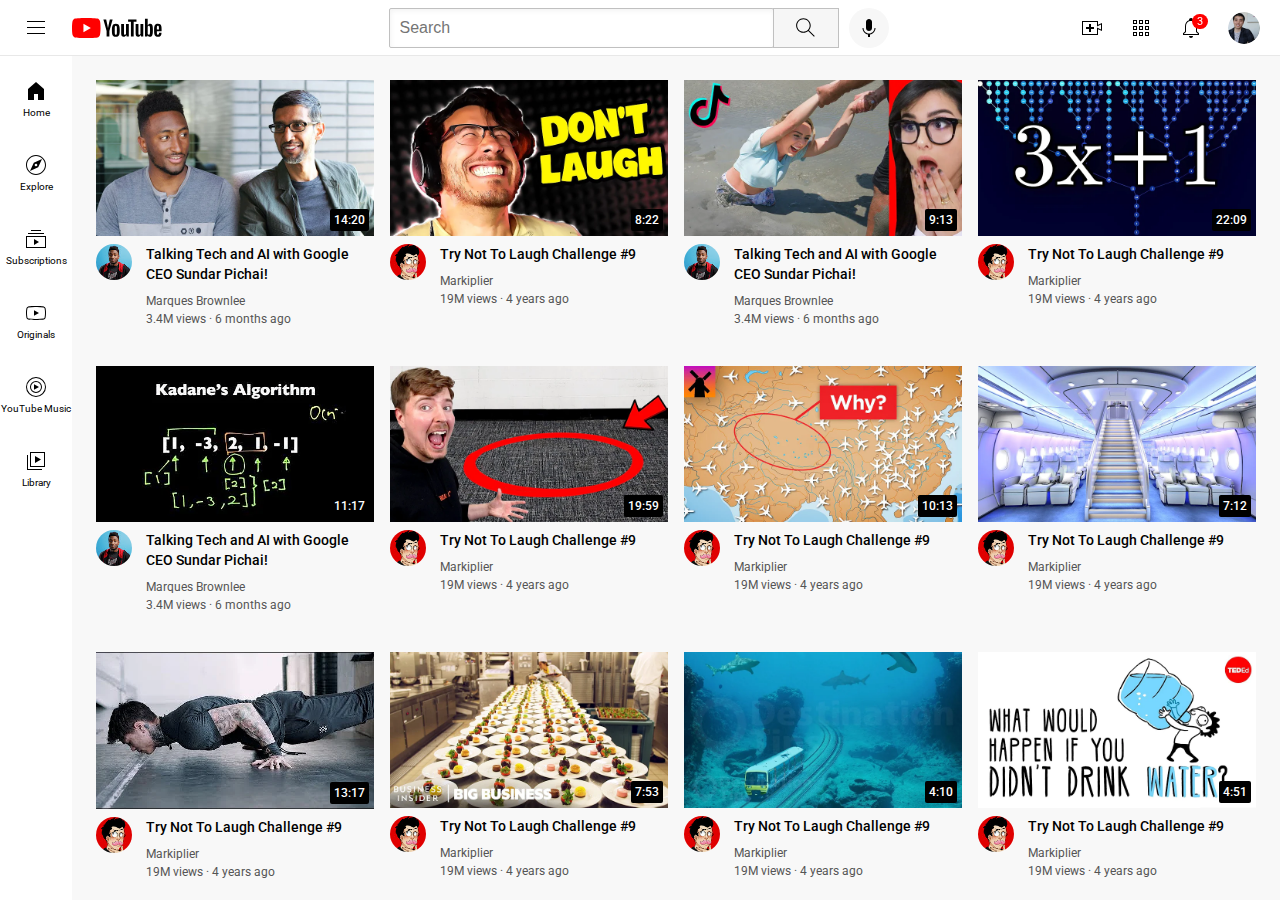
<file: index.html>
<!DOCTYPE html>
<html>

<head>
  <title>YouTube.com Clone</title>

  <link rel="preconnect" href="https://fonts.googleapis.com">
  <link rel="preconnect" href="https://fonts.gstatic.com" crossorigin>
  <link
    href="https://fonts.googleapis.com/css2?family=Geist+Mono:wght@100..900&family=Roboto:ital,wght@0,100;0,300;0,400;0,500;0,700;0,900;1,100;1,300;1,400;1,500;1,700;1,900&display=swap"
    rel="stylesheet">

  <link rel="stylesheet" href="styles/general.css">
  <link rel="stylesheet" href="styles/header.css">
  <link rel="stylesheet" href="styles/video.css">
  <link rel="stylesheet" href="styles/sidebar.css">
</head>

<body>
  <header class="header">
    <div class="left-section">
      <img class="hamburger-menu" src="icon/hamburger-menu.svg">
      <img class="youtube-logo" src="icon/youtube-logo.svg">
    </div>
    <div class="middle-section">
      <input class="search-bar" type="text" placeholder="Search">
      <button class="search-button">
        <img class="search-icon" src="icon/search.svg">
        <div class="tooltip">Search</div>
      </button>
      <!-- Put position absolute inside position relative -->
      <button class="voice-search-button">
        <img class="voice-search-icon" src="icon/voice-search-icon.svg">
        <div class="tooltip">Search with your voice</div>
      </button>
    </div>
    <div class="right-section">
      <div class="upload-icon-container">
        <img class="upload-icon" src="icon/upload.svg">
        <div class="tooltip">Create</div>
      </div>
      <div class="youtube-apps-icon-container">
        <img class="youtube-apps-icon" src="icon/youtube-apps.svg">
        <div class="tooltip">Apps</div>
      </div>
      <div class="notifications-icon-container">
        <img class="notifications-icon" src="icon/notifications.svg">
        <div class="notifications-count">3</div>
        <div class="tooltip">Notifications</div>
      </div>
      <div class="current-user-picture-container">
        <img class="current-user-picture" src="channel-pictures/my-channel.jpeg">
        <div class="tooltip">Me</div>
      </div>
    </div>
  </header>

  <nav class="sidebar">
    <div class="sidebar-link">
      <img src="icon/home.svg">
      <div>Home</div>
    </div>
    <div class="sidebar-link">
      <img src="icon/explore.svg">
      <div>Explore</div>
    </div>
    <div class="sidebar-link">
      <img src="icon/subscriptions.svg">
      <div>Subscriptions</div>
    </div>
    <div class="sidebar-link">
      <img src="icon/originals.svg">
      <div>Originals</div>
    </div>
    <div class="sidebar-link">
      <img src="icon/youtube-music.svg">
      <div>YouTube Music</div>
    </div>
    <div class="sidebar-link">
      <img src="icon/library.svg">
      <div>Library</div>
    </div>
  </nav>

  <main>
    <section class="video-grid">
      <div class="video-preview">
        <div class="thumbnail-row">
          <img class="thumbnail" src="thumbnails/thumbnail-1.webp">
          <div class="video-time">14:20</div>
        </div>
        <div class="video-info-grid">
          <div class="channel-picture">
            <img class="profile-picture" src="channel-pictures/channel-1.jpeg">
          </div>
          <div class="video-info">
            <p class="video-title">Talking Tech and AI with Google CEO Sundar Pichai!</p>
            <p class="video-author">Marques Brownlee</p>
            <p class="video-stats">3.4M views &#183; 6 months ago</p>
          </div>
        </div>
      </div>

      <div class="video-preview">
        <div class="thumbnail-row">
          <img class="thumbnail" src="thumbnails/thumbnail-2.webp">
          <div class="video-time">8:22</div>
        </div>
        <div class="video-info-grid">
          <div class="channel-picture">
            <img class="profile-picture" src="channel-pictures/channel-2.jpeg">
          </div>
          <div class="video-info">
            <p class="video-title">Try Not To Laugh Challenge #9</p>
            <p class="video-author">Markiplier</p>
            <p class="video-stats">19M views &#183; 4 years ago</p>
          </div>
        </div>
      </div>

      <div class="video-preview">
        <div class="thumbnail-row">
          <img class="thumbnail" src="thumbnails/thumbnail-3.webp">
          <div class="video-time">9:13</div>
        </div>
        <div class="video-info-grid">
          <div class="channel-picture">
            <img class="profile-picture" src="channel-pictures/channel-1.jpeg">
          </div>
          <div class="video-info">
            <p class="video-title">Talking Tech and AI with Google CEO Sundar Pichai!</p>
            <p class="video-author">Marques Brownlee</p>
            <p class="video-stats">3.4M views &#183; 6 months ago</p>
          </div>
        </div>
      </div>

      <div class="video-preview">
        <div class="thumbnail-row">
          <img class="thumbnail" src="thumbnails/thumbnail-4.webp">
          <div class="video-time">22:09</div>
        </div>
        <div class="video-info-grid">
          <div class="channel-picture">
            <img class="profile-picture" src="channel-pictures/channel-2.jpeg">
          </div>
          <div class="video-info">
            <p class="video-title">Try Not To Laugh Challenge #9</p>
            <p class="video-author">Markiplier</p>
            <p class="video-stats">19M views &#183; 4 years ago</p>
          </div>
        </div>
      </div>

      <div class="video-preview">
        <div class="thumbnail-row">
          <img class="thumbnail" src="thumbnails/thumbnail-5.webp">
          <div class="video-time">11:17</div>
        </div>
        <div class="video-info-grid">
          <div class="channel-picture">
            <img class="profile-picture" src="channel-pictures/channel-1.jpeg">
          </div>
          <div class="video-info">
            <p class="video-title">Talking Tech and AI with Google CEO Sundar Pichai!</p>
            <p class="video-author">Marques Brownlee</p>
            <p class="video-stats">3.4M views &#183; 6 months ago</p>
          </div>
        </div>
      </div>

      <div class="video-preview">
        <div class="thumbnail-row">
          <img class="thumbnail" src="thumbnails/thumbnail-6.webp">
          <div class="video-time">19:59</div>
        </div>
        <div class="video-info-grid">
          <div class="channel-picture">
            <img class="profile-picture" src="channel-pictures/channel-2.jpeg">
          </div>
          <div class="video-info">
            <p class="video-title">Try Not To Laugh Challenge #9</p>
            <p class="video-author">Markiplier</p>
            <p class="video-stats">19M views &#183; 4 years ago</p>
          </div>
        </div>
      </div>

      <div class="video-preview">
        <div class="thumbnail-row">
          <img class="thumbnail" src="thumbnails/thumbnail-7.webp">
          <div class="video-time">10:13</div>
        </div>
        <div class="video-info-grid">
          <div class="channel-picture">
            <img class="profile-picture" src="channel-pictures/channel-2.jpeg">
          </div>
          <div class="video-info">
            <p class="video-title">Try Not To Laugh Challenge #9</p>
            <p class="video-author">Markiplier</p>
            <p class="video-stats">19M views &#183; 4 years ago</p>
          </div>
        </div>
      </div>

      <div class="video-preview">
        <div class="thumbnail-row">
          <img class="thumbnail" src="thumbnails/thumbnail-8.webp">
          <div class="video-time">7:12</div>
        </div>
        <div class="video-info-grid">
          <div class="channel-picture">
            <img class="profile-picture" src="channel-pictures/channel-2.jpeg">
          </div>
          <div class="video-info">
            <p class="video-title">Try Not To Laugh Challenge #9</p>
            <p class="video-author">Markiplier</p>
            <p class="video-stats">19M views &#183; 4 years ago</p>
          </div>
        </div>
      </div>

      <div class="video-preview">
        <div class="thumbnail-row">
          <img class="thumbnail" src="thumbnails/thumbnail-9.webp">
          <div class="video-time">13:17</div>
        </div>
        <div class="video-info-grid">
          <div class="channel-picture">
            <img class="profile-picture" src="channel-pictures/channel-2.jpeg">
          </div>
          <div class="video-info">
            <p class="video-title">Try Not To Laugh Challenge #9</p>
            <p class="video-author">Markiplier</p>
            <p class="video-stats">19M views &#183; 4 years ago</p>
          </div>
        </div>
      </div>

      <div class="video-preview">
        <div class="thumbnail-row">
          <img class="thumbnail" src="thumbnails/thumbnail-10.webp">
          <div class="video-time">7:53</div>
        </div>
        <div class="video-info-grid">
          <div class="channel-picture">
            <img class="profile-picture" src="channel-pictures/channel-2.jpeg">
          </div>
          <div class="video-info">
            <p class="video-title">Try Not To Laugh Challenge #9</p>
            <p class="video-author">Markiplier</p>
            <p class="video-stats">19M views &#183; 4 years ago</p>
          </div>
        </div>
      </div>

      <div class="video-preview">
        <div class="thumbnail-row">
          <img class="thumbnail" src="thumbnails/thumbnail-11.webp">
          <div class="video-time">4:10</div>
        </div>
        <div class="video-info-grid">
          <div class="channel-picture">
            <img class="profile-picture" src="channel-pictures/channel-2.jpeg">
          </div>
          <div class="video-info">
            <p class="video-title">Try Not To Laugh Challenge #9</p>
            <p class="video-author">Markiplier</p>
            <p class="video-stats">19M views &#183; 4 years ago</p>
          </div>
        </div>
      </div>

      <div class="video-preview">
        <div class="thumbnail-row">
          <img class="thumbnail" src="thumbnails/thumbnail-12.webp">
          <div class="video-time">4:51</div>
        </div>
        <div class="video-info-grid">
          <div class="channel-picture">
            <img class="profile-picture" src="channel-pictures/channel-2.jpeg">
          </div>
          <div class="video-info">
            <p class="video-title">Try Not To Laugh Challenge #9</p>
            <p class="video-author">Markiplier</p>
            <p class="video-stats">19M views &#183; 4 years ago</p>
          </div>
        </div>
      </div>
    </section>
  </main>
</body>
</html>
</file>
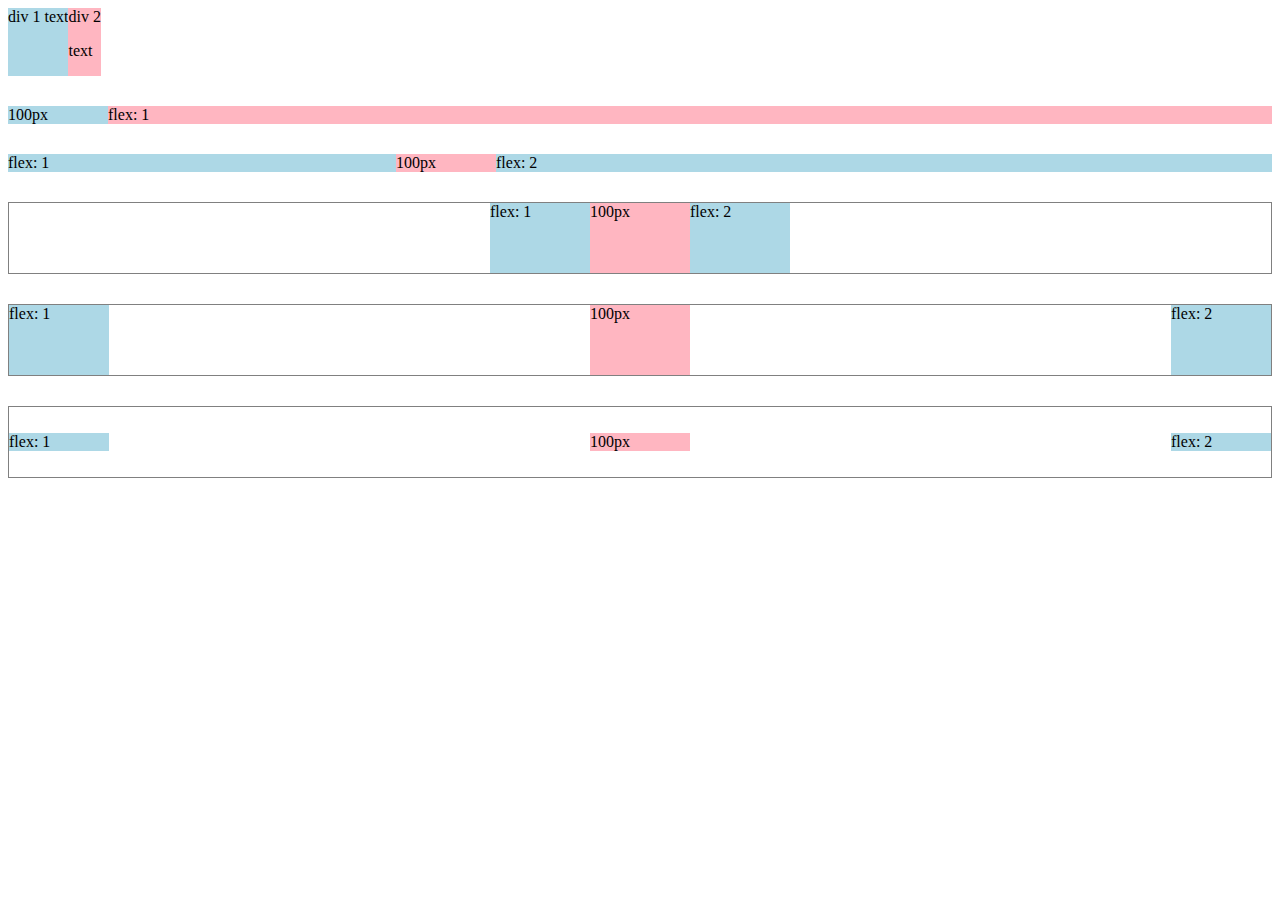
<file: flexbox.html>
<!DOCTYPE html>

<html>

<head>
  <title>Flexbox Practice</title>
</head>

<body style="padding-bottom: 100px;">
  <div style="
      display: flex;
      flex-direction: row;
    ">
    <div style="background-color: lightblue;">div 1 text</div>
    <div style="background-color: lightpink;">div 2 <p>text</p>
    </div>
  </div>

  <div style="
    margin-top: 30px;
      display: flex;
      flex-direction: row;
    ">
    <div style="
        background-color: lightblue;
        width: 100px;  
      ">100px</div>
    <div style="
        background-color: lightpink;
        flex: 1;
      ">flex: 1</div>
  </div>

  <div style="
      margin-top: 30px;
      display: flex;
      flex-direction: row;
      ">
    <div style="
        background-color: lightblue;
        flex: 1;
      ">flex: 1</div>
    <div style="
        background-color: lightpink;
        width: 100px;
      ">100px</div>

    <div style="
        background-color: lightblue;
        flex: 2;
      ">flex: 2</div>
  </div>

  <div style="
      margin-top: 30px;
      height: 70px;
      border-width: 1px;
      border-style: solid;
      border-color: gray;

      display: flex;
      flex-direction: row;
      justify-content: center;
    ">
    <div style="
        background-color: lightblue;
        width: 100px;;
      ">flex: 1</div>
    <div style="
        background-color: lightpink;
        width: 100px;
      ">100px</div>

    <div style="
        background-color: lightblue;
        width: 100px;
    ">flex: 2</div>
  </div>

  <div style="
      margin-top: 30px;
      height: 70px;
      border-width: 1px;
      border-style: solid;
      border-color: gray;

      display: flex;
      flex-direction: row;
      justify-content: space-between;
    ">
    <div style="
        background-color: lightblue;
        width: 100px;;
      ">flex: 1</div>
    <div style="
        background-color: lightpink;
        width: 100px;
      ">100px</div>

    <div style="
        background-color: lightblue;
        width: 100px;
    ">flex: 2</div>
  </div>

  <div style="
      margin-top: 30px;
      height: 70px;
      border-width: 1px;
      border-style: solid;
      border-color: gray;

      display: flex;
      flex-direction: row;
      justify-content: space-between;
      align-items: center;
    ">
    <div style="
        background-color: lightblue;
        width: 100px;;
      ">flex: 1</div>
    <div style="
        background-color: lightpink;
        width: 100px;
      ">100px</div>

    <div style="
        background-color: lightblue;
        width: 100px;
    ">flex: 2</div>
  </div>
</body>

</html>
</file>
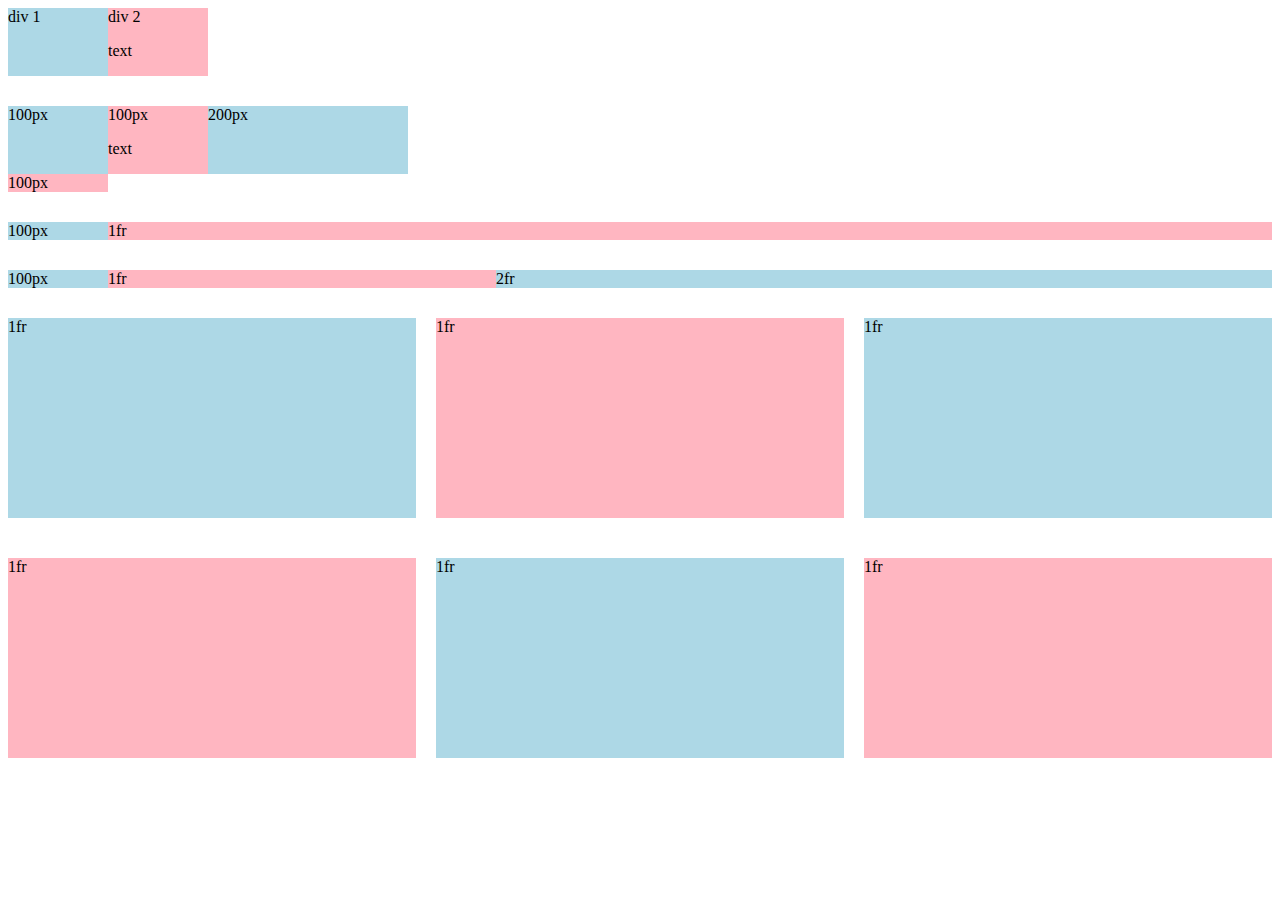
<file: grid.html>
<!DOCTYPE html>
<html>
  <head>
      <title>Grid Practice</title>
  </head>
  <body style="padding-bottom: 100px;">
    <div style="
      display: grid;
      grid-template-columns: 100px 100px;
    ">
      <div style="background-color: lightblue;">div 1</div>
      <div style="background-color: lightpink;">div 2<p>text</p></div>
    </div>

    <div style="
      margin-top: 30px;
      display: grid;
      grid-template-columns: 100px 100px 200px;
    ">
      <div style="background-color: lightblue;">100px</div>
      <div style="background-color: lightpink;">100px<p>text</p></div>
      <div style="background-color: lightblue;">200px</div>
      <div style="background-color: lightpink;">100px</div>
    </div>

    <div style="
      margin-top: 30px;
      display: grid;
      grid-template-columns: 100px 1fr;
    ">
      <div style="background-color: lightblue;">100px</div>
      <div style="background-color: lightpink;">1fr</div>
    </div>

    <div style="
      margin-top: 30px;
      display: grid;
      grid-template-columns: 100px 1fr 2fr;
    ">
      <div style="background-color: lightblue;">100px</div>
      <div style="background-color: lightpink;">1fr</div>
      <div style="background-color: lightblue;">2fr</div>
    </div>

    <div style="
      margin-top: 30px;
      display: grid;
      grid-template-columns: 1fr 1fr 1fr;
      column-gap: 20px;
      row-gap: 40px;
    ">
      <div style="background-color: lightblue; height: 200px;">1fr</div>
      <div style="background-color: lightpink; height: 200px;">1fr</div>
      <div style="background-color: lightblue; height: 200px;">1fr</div>
      <div style="background-color: lightpink; height: 200px;">1fr</div>
      <div style="background-color: lightblue; height: 200px;">1fr</div>
      <div style="background-color: lightpink; height: 200px;">1fr</div>
    </div>
  </body>
</html>
</file>
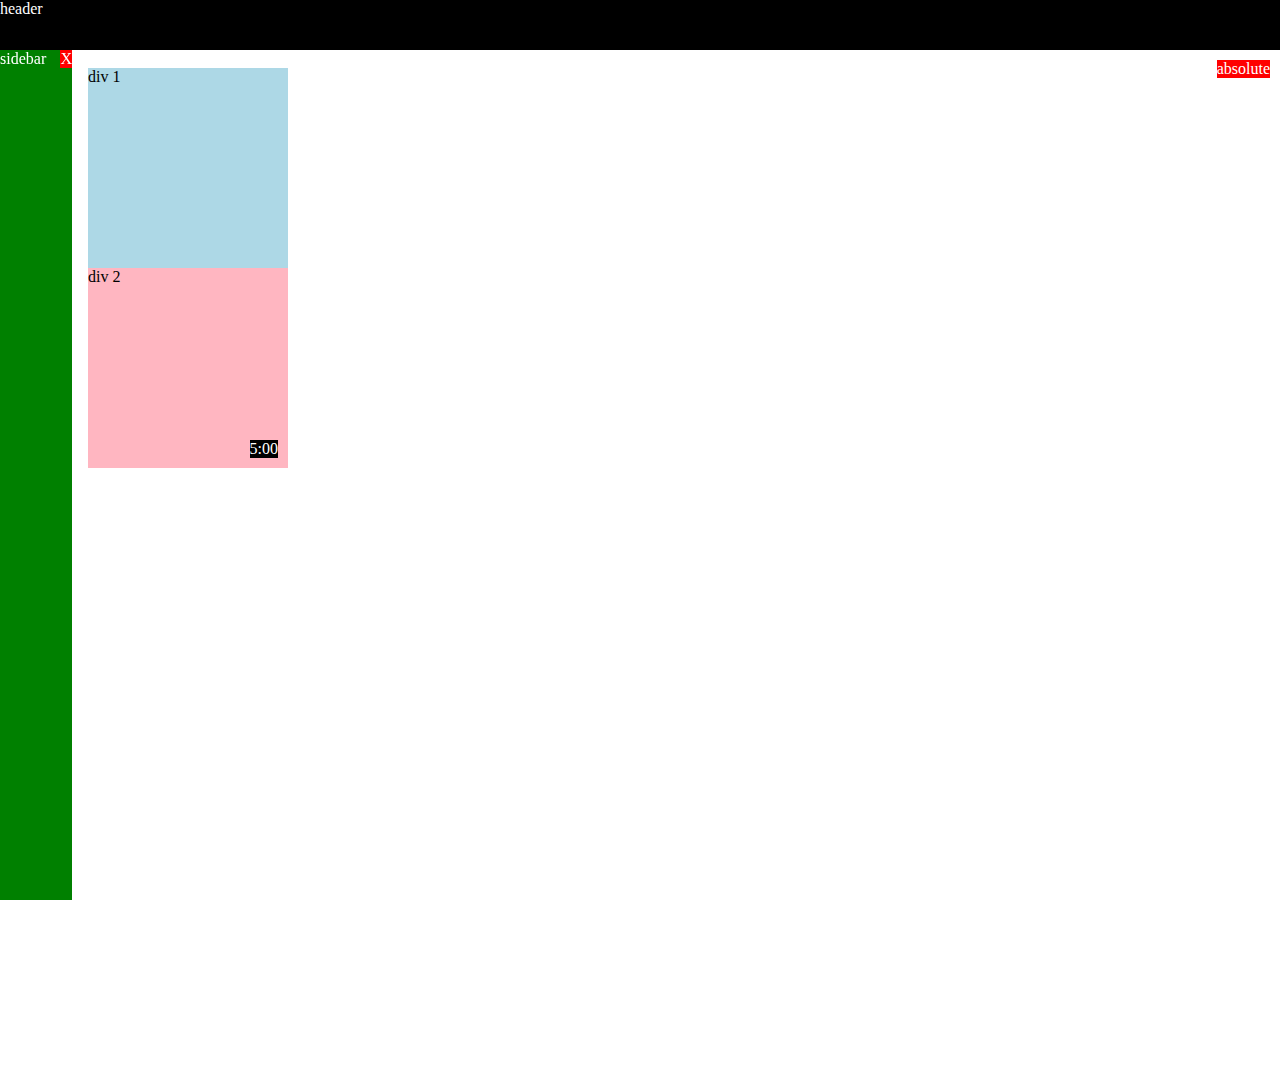
<file: position.html>
<!DOCTYPE html>
<html>
  <head>
    <title>Position Practice</title>
  </head>
  <body style="
    height: 1000px;
    padding-top: 60px;
    padding-left: 80px;
  ">
    <div style="
      background-color: black;
      color: white;
      position: fixed;
      top: 0px;
      left: 0px;
      right: 0px;
      height: 50px;
      z-index: 1;
    ">header</div>
    <div style="
      background-color: green;
      color: white;
      position: fixed;
      left: 0px;
      bottom: 0px;
      top: 50px;
      width: 72px;
    ">
      sidebar
      <div style="
        position: absolute;
        background-color: red;
        color: white;
        top: 0;
        right: 0;
      ">
        X
      </div>
    </div>
    <div style="
      position: absolute;
      background-color: red;
      color: white;
      top: 60px;
      right: 10px;
    ">
      absolute
    </div>
    <div style="
      background-color: lightblue;
      height: 200px;
      width: 200px;
      position: static;
    ">div 1</div>
    <div style="
      background-color: lightpink;
      height: 200px;
      width: 200px;
      position: relative;
    ">div 2
        <div style="
          position: absolute;
          background-color: black;
          color: white;
          bottom: 10px;
          right: 10px;
        ">
          5:00
        </div>
    </div>
  </body>
</html>
</file>
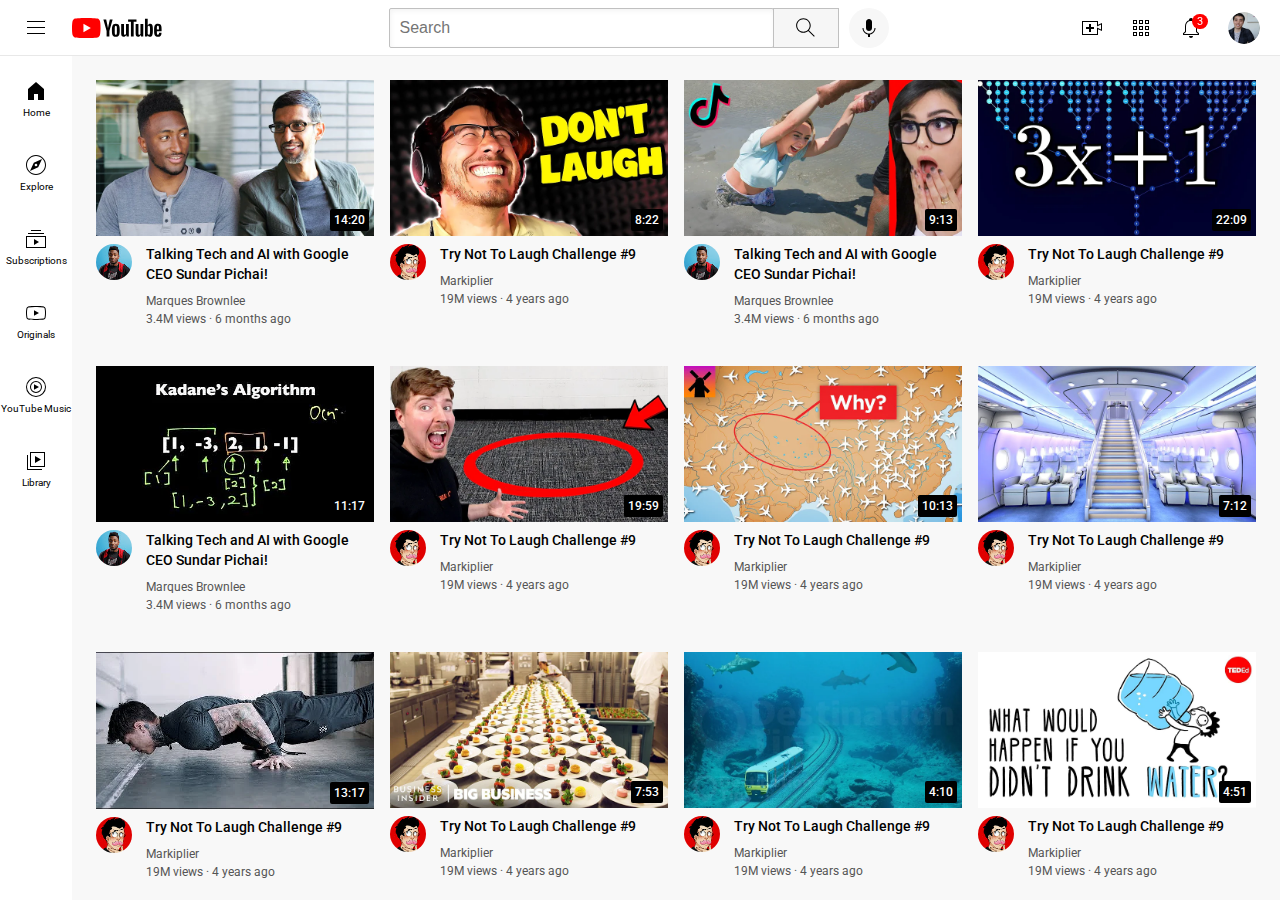
<file: youtube.html>
<!DOCTYPE html>
<html>

<head>
  <title>YouTube.com Clone</title>

  <link rel="preconnect" href="https://fonts.googleapis.com">
  <link rel="preconnect" href="https://fonts.gstatic.com" crossorigin>
  <link
    href="https://fonts.googleapis.com/css2?family=Geist+Mono:wght@100..900&family=Roboto:ital,wght@0,100;0,300;0,400;0,500;0,700;0,900;1,100;1,300;1,400;1,500;1,700;1,900&display=swap"
    rel="stylesheet">

  <link rel="stylesheet" href="styles/general.css">
  <link rel="stylesheet" href="styles/header.css">
  <link rel="stylesheet" href="styles/video.css">
  <link rel="stylesheet" href="styles/sidebar.css">
</head>

<body>
  <header class="header">
    <div class="left-section">
      <img class="hamburger-menu" src="icon/hamburger-menu.svg">
      <img class="youtube-logo" src="icon/youtube-logo.svg">
    </div>
    <div class="middle-section">
      <input class="search-bar" type="text" placeholder="Search">
      <button class="search-button">
        <img class="search-icon" src="icon/search.svg">
        <div class="tooltip">Search</div>
      </button>
      <!-- Put position absolute inside position relative -->
      <button class="voice-search-button">
        <img class="voice-search-icon" src="icon/voice-search-icon.svg">
        <div class="tooltip">Search with your voice</div>
      </button>
    </div>
    <div class="right-section">
      <div class="upload-icon-container">
        <img class="upload-icon" src="icon/upload.svg">
        <div class="tooltip">Create</div>
      </div>
      <div class="youtube-apps-icon-container">
        <img class="youtube-apps-icon" src="icon/youtube-apps.svg">
        <div class="tooltip">Apps</div>
      </div>
      <div class="notifications-icon-container">
        <img class="notifications-icon" src="icon/notifications.svg">
        <div class="notifications-count">3</div>
        <div class="tooltip">Notifications</div>
      </div>
      <div class="current-user-picture-container">
        <img class="current-user-picture" src="channel-pictures/my-channel.jpeg">
        <div class="tooltip">Me</div>
      </div>
    </div>
  </header>

  <nav class="sidebar">
    <div class="sidebar-link">
      <img src="icon/home.svg">
      <div>Home</div>
    </div>
    <div class="sidebar-link">
      <img src="icon/explore.svg">
      <div>Explore</div>
    </div>
    <div class="sidebar-link">
      <img src="icon/subscriptions.svg">
      <div>Subscriptions</div>
    </div>
    <div class="sidebar-link">
      <img src="icon/originals.svg">
      <div>Originals</div>
    </div>
    <div class="sidebar-link">
      <img src="icon/youtube-music.svg">
      <div>YouTube Music</div>
    </div>
    <div class="sidebar-link">
      <img src="icon/library.svg">
      <div>Library</div>
    </div>
  </nav>

  <main>
    <section class="video-grid">
      <div class="video-preview">
        <div class="thumbnail-row">
          <img class="thumbnail" src="thumbnails/thumbnail-1.webp">
          <div class="video-time">14:20</div>
        </div>
        <div class="video-info-grid">
          <div class="channel-picture">
            <img class="profile-picture" src="channel-pictures/channel-1.jpeg">
          </div>
          <div class="video-info">
            <p class="video-title">Talking Tech and AI with Google CEO Sundar Pichai!</p>
            <p class="video-author">Marques Brownlee</p>
            <p class="video-stats">3.4M views &#183; 6 months ago</p>
          </div>
        </div>
      </div>

      <div class="video-preview">
        <div class="thumbnail-row">
          <img class="thumbnail" src="thumbnails/thumbnail-2.webp">
          <div class="video-time">8:22</div>
        </div>
        <div class="video-info-grid">
          <div class="channel-picture">
            <img class="profile-picture" src="channel-pictures/channel-2.jpeg">
          </div>
          <div class="video-info">
            <p class="video-title">Try Not To Laugh Challenge #9</p>
            <p class="video-author">Markiplier</p>
            <p class="video-stats">19M views &#183; 4 years ago</p>
          </div>
        </div>
      </div>

      <div class="video-preview">
        <div class="thumbnail-row">
          <img class="thumbnail" src="thumbnails/thumbnail-3.webp">
          <div class="video-time">9:13</div>
        </div>
        <div class="video-info-grid">
          <div class="channel-picture">
            <img class="profile-picture" src="channel-pictures/channel-1.jpeg">
          </div>
          <div class="video-info">
            <p class="video-title">Talking Tech and AI with Google CEO Sundar Pichai!</p>
            <p class="video-author">Marques Brownlee</p>
            <p class="video-stats">3.4M views &#183; 6 months ago</p>
          </div>
        </div>
      </div>

      <div class="video-preview">
        <div class="thumbnail-row">
          <img class="thumbnail" src="thumbnails/thumbnail-4.webp">
          <div class="video-time">22:09</div>
        </div>
        <div class="video-info-grid">
          <div class="channel-picture">
            <img class="profile-picture" src="channel-pictures/channel-2.jpeg">
          </div>
          <div class="video-info">
            <p class="video-title">Try Not To Laugh Challenge #9</p>
            <p class="video-author">Markiplier</p>
            <p class="video-stats">19M views &#183; 4 years ago</p>
          </div>
        </div>
      </div>

      <div class="video-preview">
        <div class="thumbnail-row">
          <img class="thumbnail" src="thumbnails/thumbnail-5.webp">
          <div class="video-time">11:17</div>
        </div>
        <div class="video-info-grid">
          <div class="channel-picture">
            <img class="profile-picture" src="channel-pictures/channel-1.jpeg">
          </div>
          <div class="video-info">
            <p class="video-title">Talking Tech and AI with Google CEO Sundar Pichai!</p>
            <p class="video-author">Marques Brownlee</p>
            <p class="video-stats">3.4M views &#183; 6 months ago</p>
          </div>
        </div>
      </div>

      <div class="video-preview">
        <div class="thumbnail-row">
          <img class="thumbnail" src="thumbnails/thumbnail-6.webp">
          <div class="video-time">19:59</div>
        </div>
        <div class="video-info-grid">
          <div class="channel-picture">
            <img class="profile-picture" src="channel-pictures/channel-2.jpeg">
          </div>
          <div class="video-info">
            <p class="video-title">Try Not To Laugh Challenge #9</p>
            <p class="video-author">Markiplier</p>
            <p class="video-stats">19M views &#183; 4 years ago</p>
          </div>
        </div>
      </div>

      <div class="video-preview">
        <div class="thumbnail-row">
          <img class="thumbnail" src="thumbnails/thumbnail-7.webp">
          <div class="video-time">10:13</div>
        </div>
        <div class="video-info-grid">
          <div class="channel-picture">
            <img class="profile-picture" src="channel-pictures/channel-2.jpeg">
          </div>
          <div class="video-info">
            <p class="video-title">Try Not To Laugh Challenge #9</p>
            <p class="video-author">Markiplier</p>
            <p class="video-stats">19M views &#183; 4 years ago</p>
          </div>
        </div>
      </div>

      <div class="video-preview">
        <div class="thumbnail-row">
          <img class="thumbnail" src="thumbnails/thumbnail-8.webp">
          <div class="video-time">7:12</div>
        </div>
        <div class="video-info-grid">
          <div class="channel-picture">
            <img class="profile-picture" src="channel-pictures/channel-2.jpeg">
          </div>
          <div class="video-info">
            <p class="video-title">Try Not To Laugh Challenge #9</p>
            <p class="video-author">Markiplier</p>
            <p class="video-stats">19M views &#183; 4 years ago</p>
          </div>
        </div>
      </div>

      <div class="video-preview">
        <div class="thumbnail-row">
          <img class="thumbnail" src="thumbnails/thumbnail-9.webp">
          <div class="video-time">13:17</div>
        </div>
        <div class="video-info-grid">
          <div class="channel-picture">
            <img class="profile-picture" src="channel-pictures/channel-2.jpeg">
          </div>
          <div class="video-info">
            <p class="video-title">Try Not To Laugh Challenge #9</p>
            <p class="video-author">Markiplier</p>
            <p class="video-stats">19M views &#183; 4 years ago</p>
          </div>
        </div>
      </div>

      <div class="video-preview">
        <div class="thumbnail-row">
          <img class="thumbnail" src="thumbnails/thumbnail-10.webp">
          <div class="video-time">7:53</div>
        </div>
        <div class="video-info-grid">
          <div class="channel-picture">
            <img class="profile-picture" src="channel-pictures/channel-2.jpeg">
          </div>
          <div class="video-info">
            <p class="video-title">Try Not To Laugh Challenge #9</p>
            <p class="video-author">Markiplier</p>
            <p class="video-stats">19M views &#183; 4 years ago</p>
          </div>
        </div>
      </div>

      <div class="video-preview">
        <div class="thumbnail-row">
          <img class="thumbnail" src="thumbnails/thumbnail-11.webp">
          <div class="video-time">4:10</div>
        </div>
        <div class="video-info-grid">
          <div class="channel-picture">
            <img class="profile-picture" src="channel-pictures/channel-2.jpeg">
          </div>
          <div class="video-info">
            <p class="video-title">Try Not To Laugh Challenge #9</p>
            <p class="video-author">Markiplier</p>
            <p class="video-stats">19M views &#183; 4 years ago</p>
          </div>
        </div>
      </div>

      <div class="video-preview">
        <div class="thumbnail-row">
          <img class="thumbnail" src="thumbnails/thumbnail-12.webp">
          <div class="video-time">4:51</div>
        </div>
        <div class="video-info-grid">
          <div class="channel-picture">
            <img class="profile-picture" src="channel-pictures/channel-2.jpeg">
          </div>
          <div class="video-info">
            <p class="video-title">Try Not To Laugh Challenge #9</p>
            <p class="video-author">Markiplier</p>
            <p class="video-stats">19M views &#183; 4 years ago</p>
          </div>
        </div>
      </div>
    </section>
  </main>
</body>
</html>
</file>
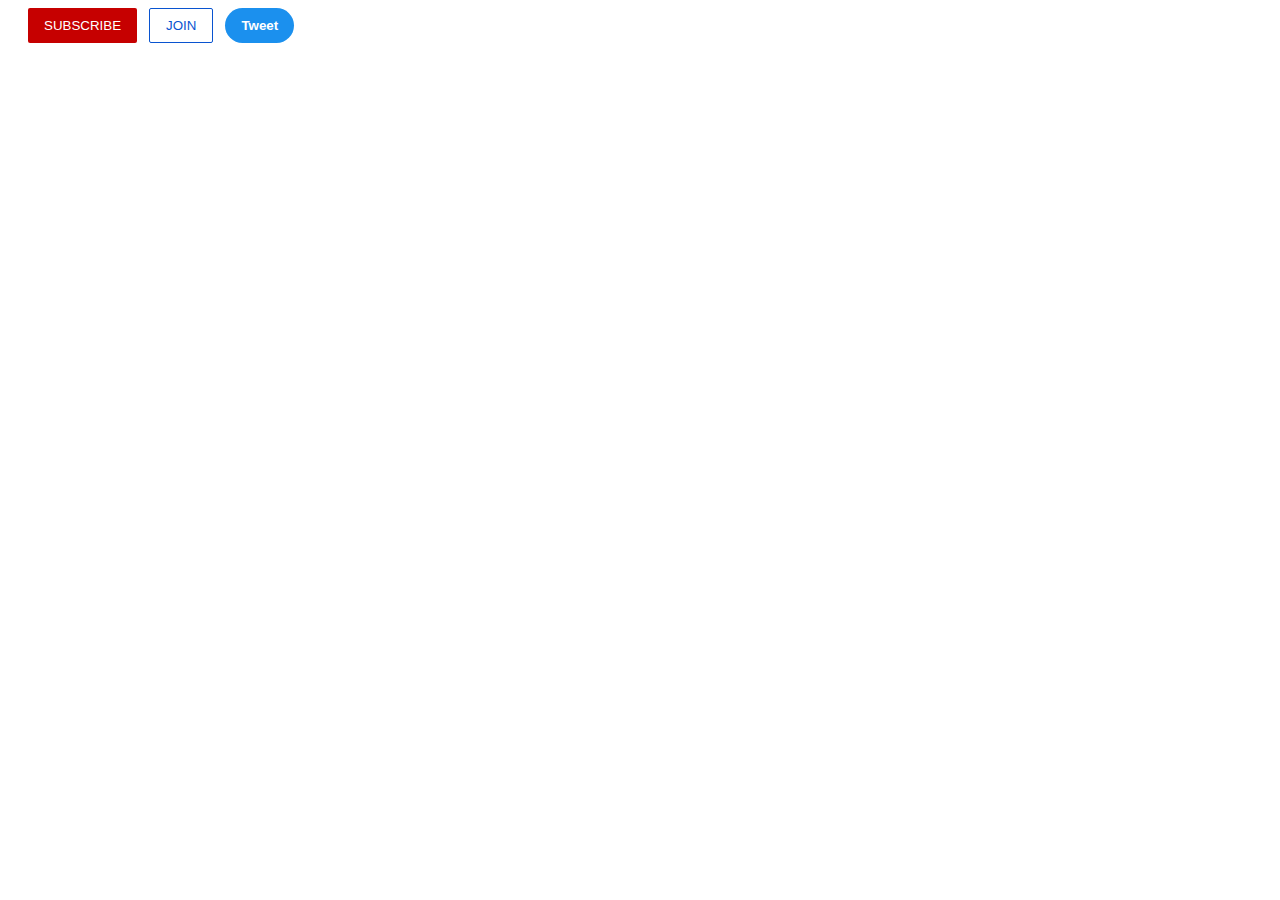
<file: intro-to-html/buttons.html>
<!DOCTYPE html>
<html>
  <head>
    <title>Buttons Practice</title>
    <link rel="stylesheet" href="styles/buttons.css">
  </head>
  <body>
    <button class="subscribe-button">SUBSCRIBE</button>
    <button class="join-button">JOIN</button>
    <button class="tweet-button">Tweet</button>
  </body>
</html>
</file>
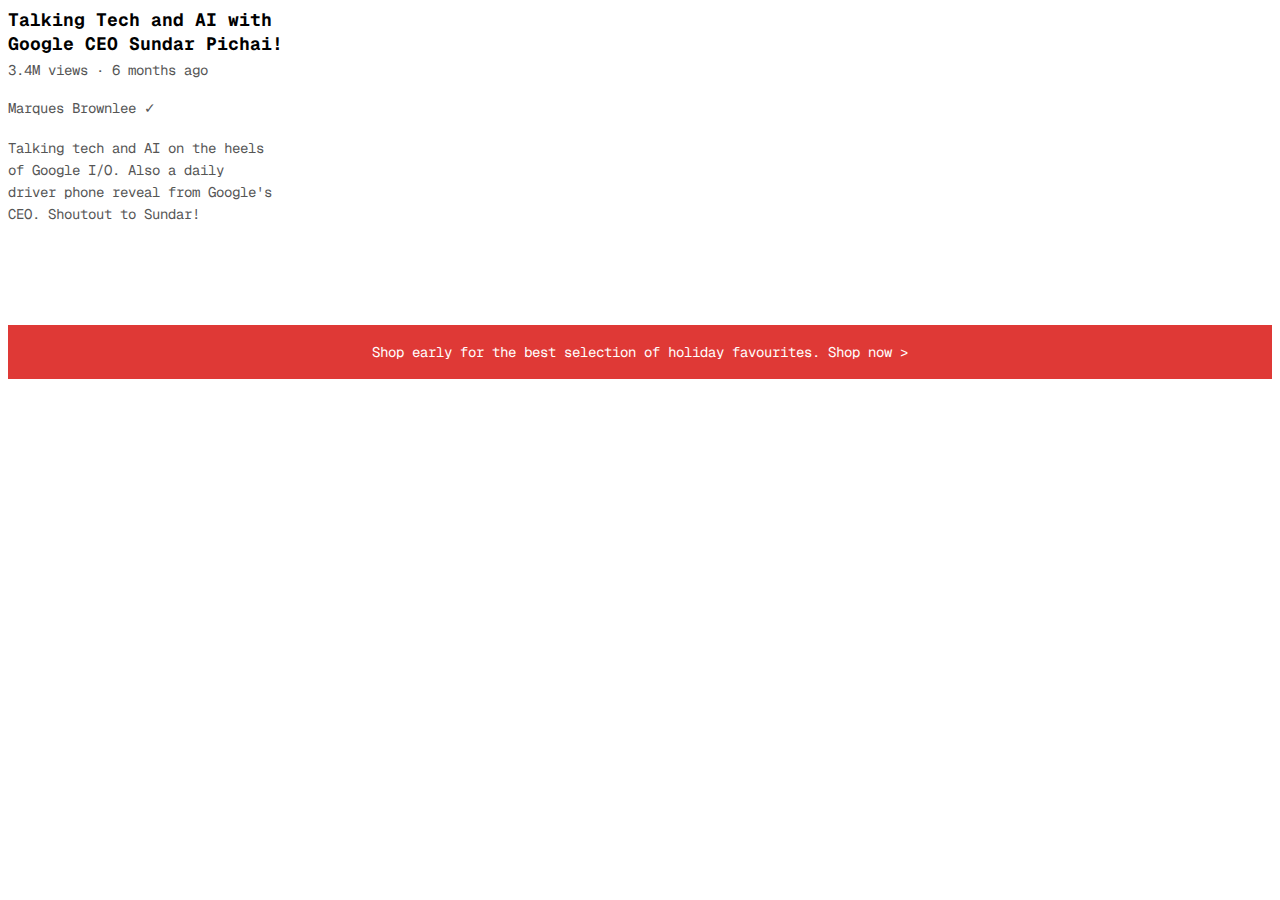
<file: intro-to-html/text.html>
<!DOCTYPE html>
<html>
  <head>
    <title>Text Practice</title>
    <link rel="stylesheet" href="styles/text.css">
    <link rel="preconnect" href="https://fonts.googleapis.com">
<link rel="preconnect" href="https://fonts.gstatic.com" crossorigin>
<link href="https://fonts.googleapis.com/css2?family=Geist+Mono:wght@100..900&display=swap" rel="stylesheet">
  </head>
  <body>
    <p class="video-title">
      Talking Tech and AI with Google CEO Sundar Pichai!
    </p>
    
    <p class="video-stats">
      3.4M views &#183; 6 months ago
    </p>
    
    <p class="video-author">
      Marques Brownlee &#10003;
    </p>
    
    <p class="video-description">
      Talking tech and AI on the heels of Google I/O. Also a daily driver phone reveal from Google's CEO. Shoutout to
      Sundar!
    </p>
    
    <p class="apple-text">
      Shop early for the best selection of holiday favourites. <span class="shop-link">Shop now &#62;</span>
    </p>
  </body>
</html>
</file>
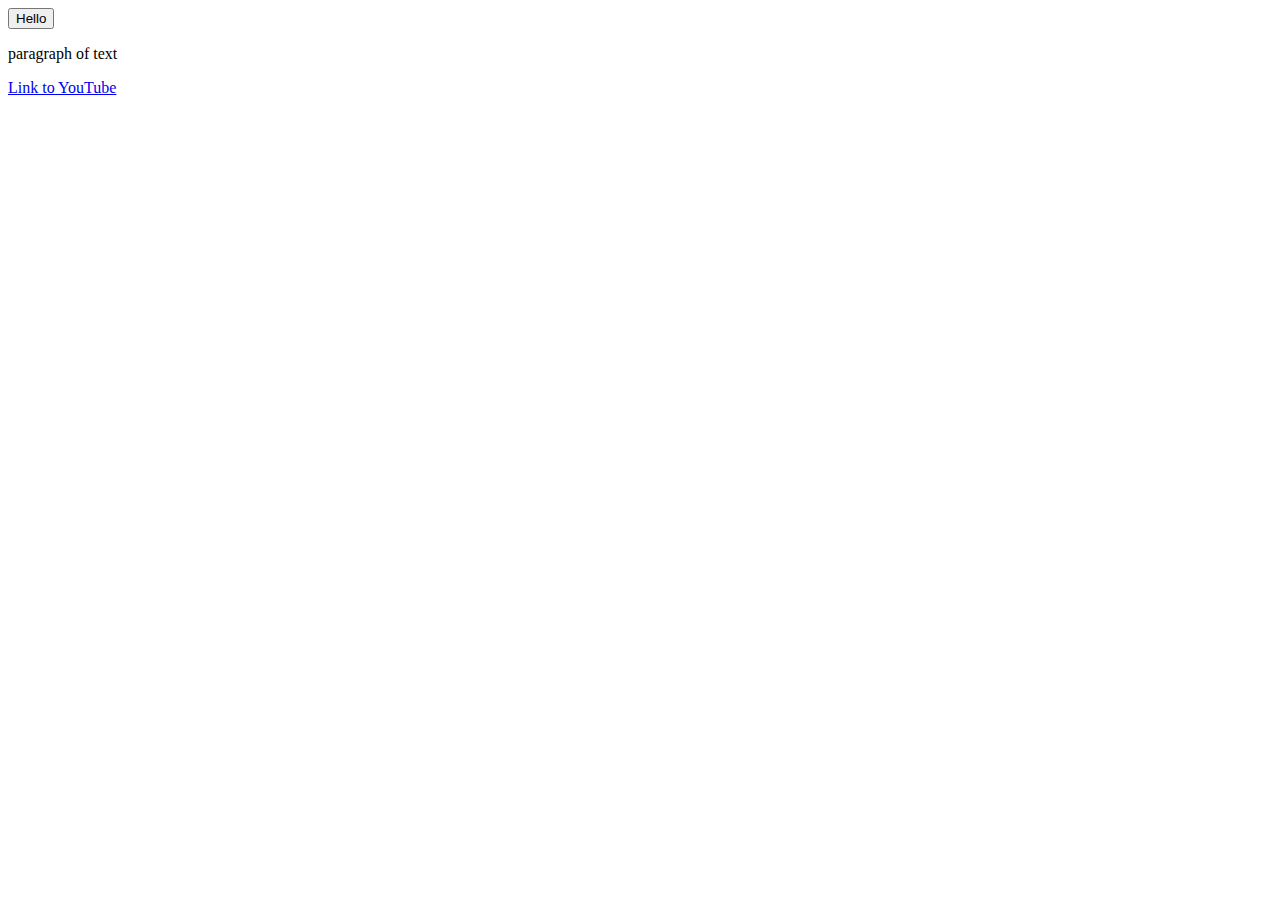
<file: intro-to-html/website.html>
<!DOCTYPE html>
<html>

<head>
  <title>
    First Website
  </title>
</head>

<body>
  <button>
    Hello
  </button>

  <p>
    paragraph of text
  </p>

  <a href="https://www.youtube.com" target="_blank">
    Link to YouTube
  </a>
</body>

</html>
</file>
<file: styles/general.css>
p {
  margin-top: 0;
  margin-bottom: 0;
}

body {
  /* This style below will be inherited */
  font-family: Roboto, Arial;
  margin: 0;
  padding-top: 80px;
  padding-left: 96px;
  padding-right: 24px;
  background-color: rgb(248, 248, 248);
}
</file>
<file: styles/header.css>
.header {
  height: 55px;

  display: flex;
  flex-direction: row;
  justify-content: space-between;

  position:fixed;
  top: 0px;
  left: 0;
  right: 0;
  z-index: 100;

  background-color: white;
  border-bottom-width: 1px;
  border-bottom-style: solid;
  border-bottom-color: #E8E8E8;
}

.left-section {
  display: flex;
  align-items: center;
}

.hamburger-menu {
  height: 24px;
  margin-left: 24px;
  margin-right: 24px;
}

.youtube-logo {
  height: 20px;
}

.middle-section {
  flex: 1;
  margin-left: 70px;
  margin-right: 35px;
  max-width: 500px;
  display: flex;
  align-items: center;
}

.search-bar {
  flex: 1;
  height: 36px;
  padding-left: 10px;
  font-size: 16px;
  border: 1px solid rgb(192, 192, 192);
  border-radius: 2px;
  box-shadow: inset 1px 2px 5px rgba(0, 0, 0, 0.05);
  width: 0;
}

.search-bar::placeholder {
  font-size: 16px;
}

.search-button {
  height: 40px;
  width: 66px;
  background-color: #F6F6F6;
  border-width: 1px;
  border-style: solid;
  border-color: rgb(192, 192, 192);
  margin-left: -1px;
  margin-right: 10px;
}

.search-button,
.voice-search-button,
.upload-icon-container,
.youtube-apps-icon-container,
.notifications-icon-container,
.current-user-picture-container {
  display: flex;
  justify-content: center;
  align-items: center;
  position: relative;
}

.search-button .tooltip,
.voice-search-button .tooltip,
.upload-icon-container .tooltip,
.youtube-apps-icon-container .tooltip,
.notifications-icon-container .tooltip,
.current-user-picture-container .tooltip {
  position: absolute;
  background-color: gray;
  color: white;
  padding-top: 4px;
  padding-bottom: 4px;
  padding-left: 8px;
  padding-right: 8px;
  border-radius: 4px;
  font-size: 12px;
  bottom: -30px;
  opacity: 0;
  transition: opacity 0.15s;
  pointer-events: none;
  white-space: nowrap;
}

.search-button:hover .tooltip,
.voice-search-button:hover .tooltip,
.upload-icon-container:hover .tooltip,
.youtube-apps-icon-container:hover .tooltip,
.notifications-icon-container:hover .tooltip,
.current-user-picture-container:hover .tooltip {
  opacity: 1;
}

.search-icon {
  height: 25px;
}

.voice-search-button {
  height: 40px;
  width: 40px;
  border-radius: 20px;
  border: none;
  background-color: #F7F7F7;
}

.voice-search-icon {
  height: 24px;
}

.right-section {
  width: 180px;
  margin-right: 20px;
  display: flex;
  align-items: center;
  justify-content: space-between;
  flex-shrink: 0;
}

.upload-icon {
  height: 24px;
}

.youtube-apps-icon {
  height: 24px;
}

.notifications-icon {
  height: 24px;
}

.notifications-icon-container {
  position: relative;
}

.notifications-count {
  position: absolute;
  top: -2px;
  right: -5px;
  background-color: red;
  color: white;
  font-family: Roboto, Arial;
  font-size: 11px;
  padding-left: 5px;
  padding-right: 5px;
  padding-top: 1px;
  padding-bottom: 1px;
  border-radius: 10px;
}

.current-user-picture {
  height: 32px;
  border-radius: 16px;
}
</file>
<file: styles/video.css>
.thumbnail {
  width: 100%;
  display: block;
}

.video-title {
  font-size: 14px;
  font-weight: 500;
  line-height: 20px;
  margin-bottom: 10px;
}

.video-info-grid {
  display: grid;
  grid-template-columns: 50px 1fr;
}

.profile-picture {
  width: 36px;
  border-radius: 50px;
}

.thumbnail-row {
  margin-bottom: 8px;
  position: relative;
}

.video-author,
.video-stats {
  font-size: 12px;
  color: #555555;
}

.video-author {
  margin-bottom: 4px;
}

.video-grid {
  display: grid;
  grid-template-columns: 1fr 1fr 1fr;
  column-gap: 16px;
  row-gap: 40px;
}

@media (max-width: 750px) {
  .video-grid {
    grid-template-columns: 1fr 1fr;
  }
}

@media (min-width: 751px) and (max-width: 999px){
  .video-grid {
    grid-template-columns: 1fr 1fr 1fr;
  }
}

@media (min-width: 1000px) {
  .video-grid {
    grid-template-columns: 1fr 1fr 1fr 1fr;
  }
}

.video-time {
  font-size: 12px;
  font-weight: 500;
  padding: 4px;
  border-radius: 2px;
  background-color: black;
  color: white;
  position: absolute;
  bottom: 5px;
  right: 5px;
}
</file>
<file: styles/sidebar.css>
.sidebar {
  position: fixed;
  left: 0;
  bottom: 0;
  top: 56px;
  background-color: white;
  width: 72px;
  padding-top: 5px;
}

.sidebar-link {
  height: 74px;
  display: flex;
  justify-content: center;
  align-items: center;
  flex-direction: column;
  cursor: pointer;
}

.sidebar-link:hover {
  background-color: rgb(235, 235, 235);
}

.sidebar-link img {
  height: 24px;
  margin-bottom: 4px;
}

.sidebar-link div {
  font-size: 10px;
}
</file>
<file: intro-to-html/styles/buttons.css>
.subscribe-button {
  background-color: #C60000;
  color: white;
  border: none;
  border-radius: 2px;
  cursor: pointer;
  margin-right: 8px;
  margin-left: 20px;
  padding-top: 10px;
  padding-bottom: 10px;
  padding-left: 16px;
  padding-right: 16px;
  transition: opacity 0.15s;
  vertical-align: top;
}

.subscribe-button:hover {
  opacity: 0.8;
}

.subscribe-button:active {
  opacity: 0.5;
}

.join-button {
  background-color: white;
  border-color: #0954D0;
  border-style: solid;
  border-width: 1px;
  color: #0954D0;
  border-radius: 2px;
  cursor: pointer;
  padding-top: 9px;
  padding-bottom: 9px;
  padding-left: 16px;
  padding-right: 16px;
  vertical-align: top;
  transition: background-color 0.15s,
    color 0.15s,
    opacity 0.15s;
}

.join-button:hover {
  background-color: #0954D0;
  color: white;
}

.join-button:active {
  opacity: 0.7;
}

.tweet-button {
  background-color: #1B90EE;
  color: white;
  border: none;
  padding-top: 10px;
  padding-bottom: 10px;
  padding-left: 16px;
  padding-right: 16px;
  border-radius: 18px;
  font-weight: bold;
  cursor: pointer;
  margin-left: 8px;
  vertical-align: top;
  transition: box-shadow 0.15s;
}

.tweet-button:hover {
  box-shadow: 0px 5px 10px rgba(0, 0, 0, 0.15);
}
</file>
<file: intro-to-html/styles/text.css>
p {
  font-family: Geist Mono;
  margin-top: 0;
  margin-bottom: 0;
}

.video-title {
  font-weight: bold;
  font-size: 18px;
  width: 300px;
  line-height: 24px;
  margin-bottom: 5px;
}

.video-stats {
  font-size: 14px;
  color: #555555;
  margin-bottom: 20px;
}

.video-author {
  font-size: 14px;
  color: #555555;
  margin-bottom: 20px;
}

.video-description {
  font-size: 14px;
  color: #555555;
  width: 270px;
  line-height: 22px;
  margin-bottom: 100px;
}

.apple-text {
  margin-bottom: 50px;
  font-size: 14px;
  background-color: #DF3936;
  color: white;
  text-align: center;
  padding-top: 18px;
  padding-bottom: 18px;
}

.shop-link:hover{
  cursor: pointer;
  text-decoration: underline;
}
</file>
